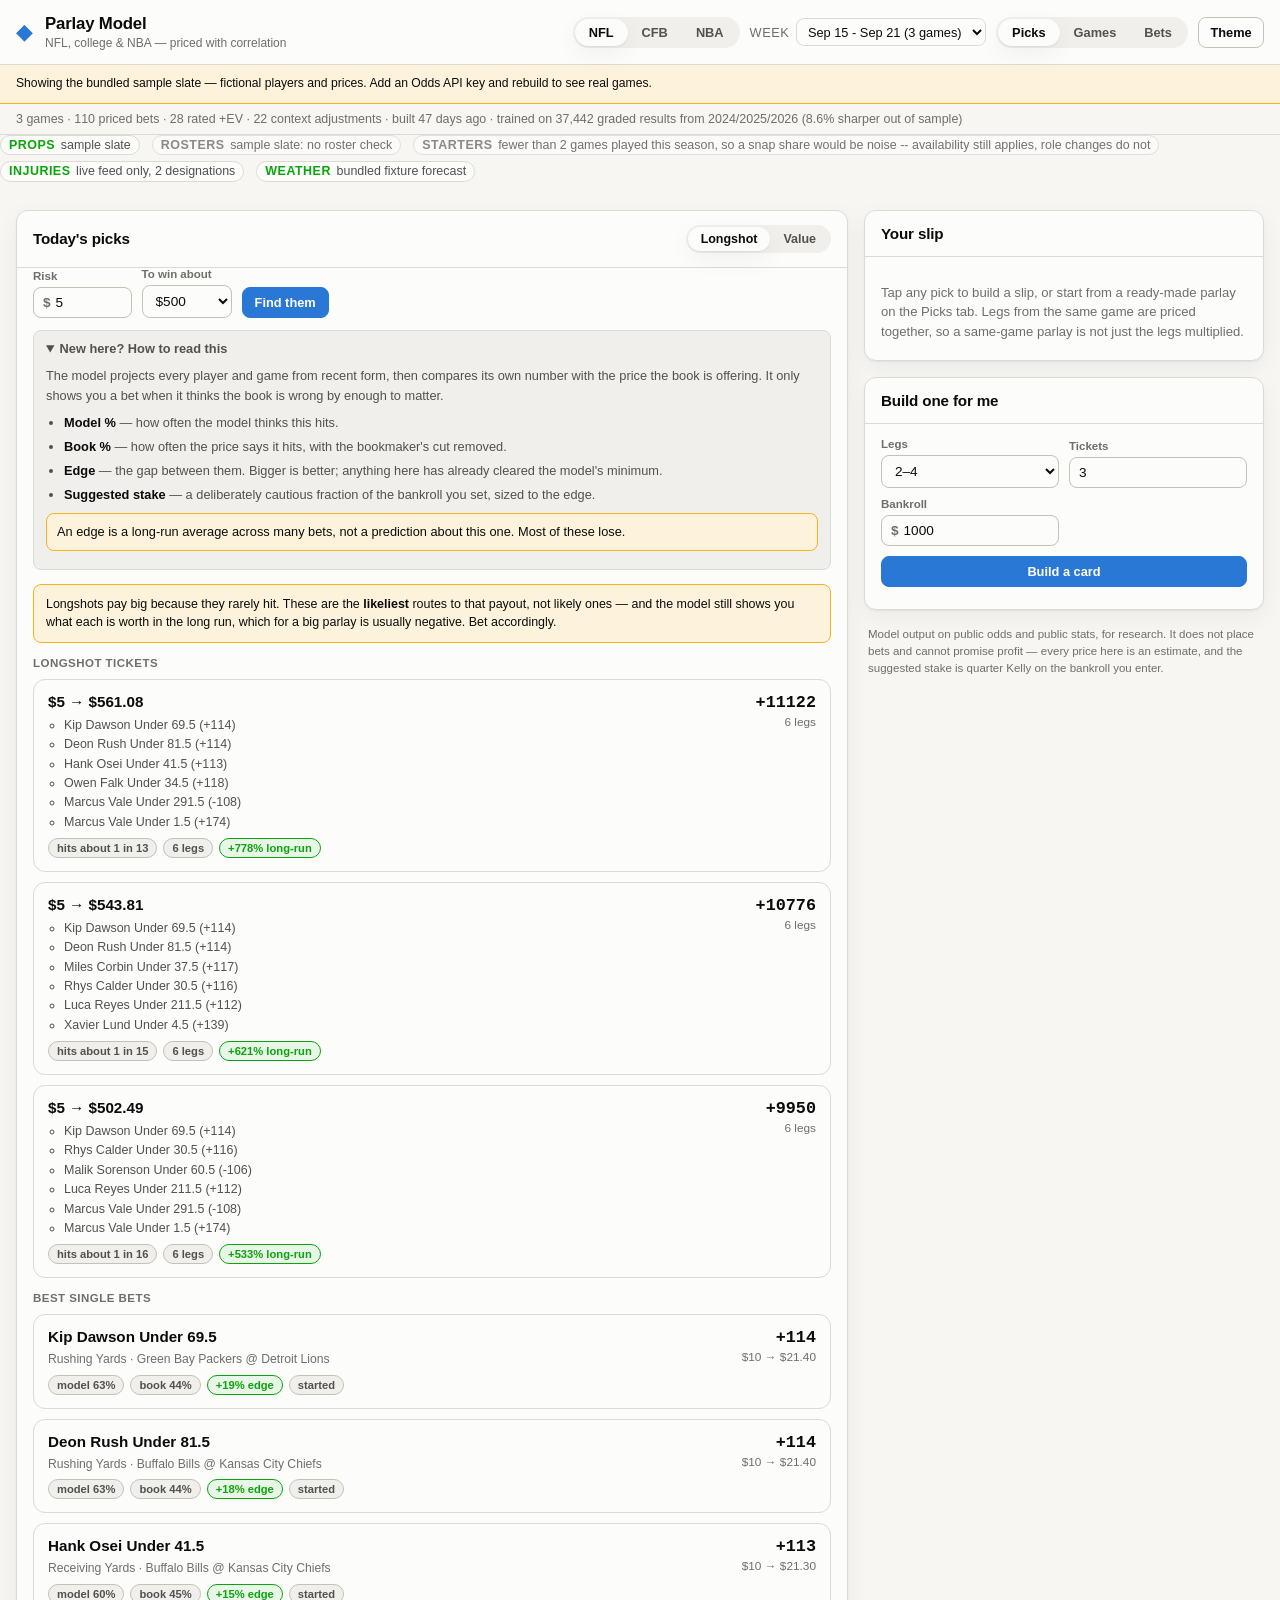
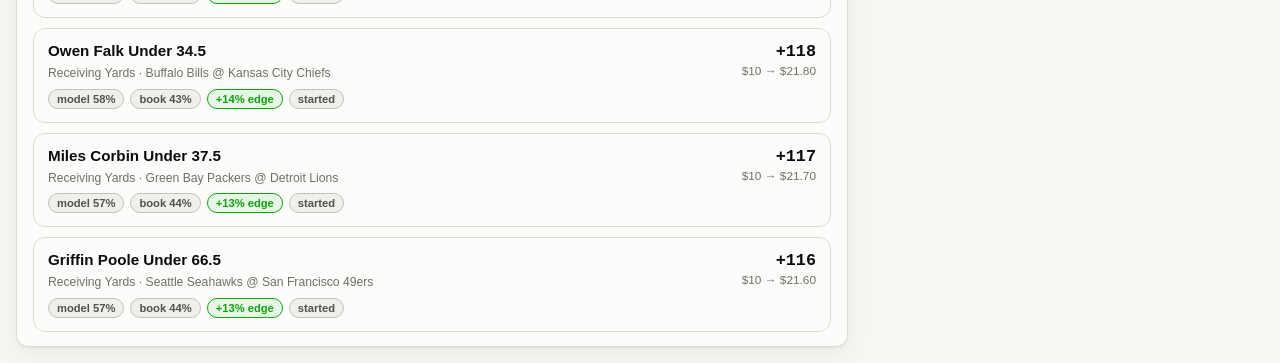
<file: site/index.html>
<!DOCTYPE html>
<html lang="en">
<head>
<meta charset="utf-8">
<meta name="viewport" content="width=device-width, initial-scale=1">
<title>Parlay Model — NFL, CFB &amp; NBA</title>
<meta name="description" content="Model projections and parlay pricing for NFL and NBA slates.">
<link rel="icon" href="data:image/svg+xml,%3Csvg xmlns='http://www.w3.org/2000/svg' viewBox='0 0 32 32'%3E%3Ctext y='26' font-size='26'%3E%E2%97%86%3C/text%3E%3C/svg%3E">
<link rel="stylesheet" href="styles.css">
</head>
<body>
<header class="topbar">
  <div class="brand">
    <span class="brand-mark" aria-hidden="true">◆</span>
    <div>
      <h1>Parlay Model</h1>
      <p class="brand-sub">NFL, college &amp; NBA — priced with correlation</p>
    </div>
  </div>
  <div class="topbar-controls">
    <div class="segmented" role="group" aria-label="Sport">
      <button type="button" class="seg" data-sport="nfl" aria-pressed="true">NFL</button>
      <button type="button" class="seg" data-sport="ncaaf" aria-pressed="false">CFB</button>
      <button type="button" class="seg" data-sport="nba" aria-pressed="false">NBA</button>
    </div>
    <label class="week-picker" id="week-picker" hidden>
      <span class="week-picker-label">Week</span>
      <select id="week-select" aria-label="Which week to build for"></select>
    </label>
    <div class="tabs" role="tablist">
      <button type="button" class="tab" data-view="picks" role="tab" aria-selected="true">Picks</button>
      <button type="button" class="tab" data-view="games" role="tab" aria-selected="false">Games</button>
      <button type="button" class="tab" data-view="bets" role="tab" aria-selected="false">Bets</button>
    </div>
    <button type="button" id="theme-toggle" class="btn btn-icon" aria-label="Toggle dark mode">Theme</button>
  </div>
</header>

<p id="stale-note" class="stale-note" hidden></p>
<p id="slip-note" class="stale-note" hidden role="status" aria-live="polite"></p>
<p id="status" class="status-line" role="status" aria-live="polite">Loading…</p>
<ul id="model-inputs" class="model-inputs" aria-label="What the model took into account" hidden></ul>

<main class="layout">
  <div>
    <!-- ----------------------------------------------------- today's picks -->
    <section class="panel view" id="view-picks" aria-labelledby="picks-heading">
      <div class="panel-head">
        <h2 id="picks-heading">Today's picks</h2>
        <div class="mode-switch" role="group" aria-label="Pick style">
          <button type="button" class="mode" data-mode="longshot" aria-pressed="true">Longshot</button>
          <button type="button" class="mode" data-mode="value" aria-pressed="false">Value</button>
        </div>
      </div>

      <div id="longshot-controls" class="longshot-controls">
        <label class="field">
          <span>Risk</span>
          <div class="money-input">
            <span class="currency">$</span>
            <input type="number" id="ls-stake" value="5" min="1" step="1" inputmode="decimal">
          </div>
        </label>
        <label class="field">
          <span>To win about</span>
          <select id="ls-target">
            <option value="20">$100</option>
            <option value="100" selected>$500</option>
            <option value="200">$1,000</option>
            <option value="1000">$5,000</option>
            <option value="2000">$10,000</option>
          </select>
        </label>
        <button type="button" id="ls-run" class="btn btn-primary">Find them</button>
      </div>

      <details class="explainer" id="explainer">
        <summary>New here? How to read this</summary>
        <div class="explainer-body">
          <p>
            The model projects every player and game from recent form, then
            compares its own number with the price the book is offering. It only
            shows you a bet when it thinks the book is wrong by enough to matter.
          </p>
          <ul>
            <li><b>Model %</b> — how often the model thinks this hits.</li>
            <li><b>Book %</b> — how often the price says it hits, with the
              bookmaker's cut removed.</li>
            <li><b>Edge</b> — the gap between them. Bigger is better; anything
              here has already cleared the model's minimum.</li>
            <li><b>Suggested stake</b> — a deliberately cautious fraction of the
              bankroll you set, sized to the edge.</li>
          </ul>
          <p class="explainer-warn">
            An edge is a long-run average across many bets, not a prediction
            about this one. Most of these lose.
          </p>
        </div>
      </details>

      <p id="longshot-note" class="longshot-note">
        Longshots pay big because they rarely hit. These are the
        <b>likeliest</b> routes to that payout, not likely ones &mdash; and the
        model still shows you what each is worth in the long run, which for a
        big parlay is usually negative. Bet accordingly.
      </p>

      <div id="picks-parlays" class="picks-block">
        <h3 class="picks-title" id="picks-parlays-title">Ready-made parlays</h3>
        <ul id="picks-tickets" class="picks-list"></ul>
      </div>

      <div class="picks-block">
        <h3 class="picks-title">Best single bets</h3>
        <ul id="picks-singles" class="picks-list"></ul>
      </div>
    </section>

    <!-- ------------------------------------------------ game predictions -->
    <section class="panel view" id="view-games" aria-labelledby="games-heading">
      <div class="panel-head">
        <h2 id="games-heading">Model predictions</h2>
        <span id="games-count" class="count"></span>
      </div>
      <div id="game-grid" class="game-grid"></div>
    </section>

    <!-- ------------------------------------------------------ bet browser -->
    <section class="panel view" id="view-bets" hidden aria-labelledby="bets-heading">
      <div class="panel-head">
        <h2 id="bets-heading">Available bets</h2>
        <span id="legs-count" class="count"></span>
      </div>
      <div class="filters">
        <label class="field">
          <span>Search</span>
          <input type="search" id="filter-search" placeholder="Player, team, market…" autocomplete="off">
        </label>
        <label class="field">
          <span>Game</span>
          <select id="filter-game"><option value="">All games</option></select>
        </label>
        <label class="field">
          <span>Market</span>
          <select id="filter-market"><option value="">All markets</option></select>
        </label>
        <label class="field">
          <span>Sort by</span>
          <select id="filter-sort">
            <option value="ev">Best EV</option>
            <option value="edge">Biggest edge</option>
            <option value="prob">Most likely</option>
            <option value="odds">Longest odds</option>
          </select>
        </label>
        <label class="switch">
          <input type="checkbox" id="filter-edges" checked>
          <span>Only bets the model rates as +EV</span>
        </label>
      </div>
      <ul id="leg-list" class="leg-list"></ul>
      <p id="legs-empty" class="empty" hidden>No bets match these filters.</p>
    </section>
  </div>

  <!-- ------------------------------------------------------------- slip -->
  <aside class="slip-column">
    <section class="panel slip-panel" aria-labelledby="slip-heading">
      <div class="panel-head">
        <h2 id="slip-heading">Your slip</h2>
        <button type="button" id="clear-slip" class="btn btn-ghost btn-sm" hidden>Clear</button>
      </div>

      <ol id="slip-legs" class="slip-legs"></ol>
      <p id="slip-empty" class="empty">
        Tap any pick to build a slip, or start from a ready-made parlay on the
        Picks tab. Legs from the same game are priced together, so a same-game
        parlay is not just the legs multiplied.
      </p>

      <div id="slip-body" hidden>
        <div class="stake-row">
          <label class="field stake-field">
            <span>If you put in</span>
            <div class="money-input">
              <span class="currency">$</span>
              <input type="number" id="stake" value="25" min="0" step="1" inputmode="decimal">
            </div>
          </label>
          <div class="stake-presets" role="group" aria-label="Quick stakes">
            <button type="button" class="chip" data-stake="5">$5</button>
            <button type="button" class="chip" data-stake="10">$10</button>
            <button type="button" class="chip" data-stake="25">$25</button>
            <button type="button" class="chip" data-stake="50">$50</button>
            <button type="button" class="chip" data-stake="100">$100</button>
          </div>
        </div>

        <div class="hero">
          <p class="hero-label">You'd collect</p>
          <p id="hero-payout" class="hero-figure">$0</p>
          <p id="hero-detail" class="hero-detail"></p>
        </div>

        <div class="tiles">
          <div class="tile">
            <p class="tile-label">Parlay price</p>
            <p id="tile-odds" class="tile-value">—</p>
            <p id="tile-odds-sub" class="tile-sub"></p>
          </div>
          <div class="tile">
            <p class="tile-label">Profit if it wins</p>
            <p id="tile-profit" class="tile-value">—</p>
            <p id="tile-profit-sub" class="tile-sub"></p>
          </div>
          <div class="tile">
            <p class="tile-label">Expected value</p>
            <p id="tile-ev" class="tile-value">—</p>
            <p id="tile-ev-sub" class="tile-sub"></p>
          </div>
          <div class="tile">
            <p class="tile-label">Suggested stake</p>
            <p id="tile-kelly" class="tile-value">—</p>
            <p id="tile-kelly-sub" class="tile-sub"></p>
          </div>
        </div>

        <div class="prob-block">
          <div class="prob-head">
            <h3>Chance it cashes</h3>
            <span id="prob-edge" class="badge"></span>
          </div>
          <div class="prob-row">
            <span class="prob-name"><i class="swatch swatch-model" aria-hidden="true"></i>Model</span>
            <div class="track"><div id="bar-model" class="fill fill-model"></div></div>
            <span id="prob-model" class="prob-value">—</span>
          </div>
          <div class="prob-row">
            <span class="prob-name"><i class="swatch swatch-market" aria-hidden="true"></i>Market</span>
            <div class="track"><div id="bar-market" class="fill fill-market"></div></div>
            <span id="prob-market" class="prob-value">—</span>
          </div>
          <p id="prob-note" class="prob-note"></p>
        </div>

        <ul id="advisories" class="advisories"></ul>

        <details class="detail-block" id="payout-block">
          <summary>What other stakes pay</summary>
          <table class="payout-table">
            <thead>
              <tr><th scope="col">Stake</th><th scope="col">Profit</th><th scope="col">Collect</th><th scope="col">EV</th></tr>
            </thead>
            <tbody id="payout-rows"></tbody>
          </table>
        </details>

        <details class="detail-block" id="corr-block">
          <summary>How the legs interact</summary>
          <ul id="corr-list" class="corr-list"></ul>
        </details>

        <details class="detail-block" id="why-block">
          <summary>Why the model disagrees with the line</summary>
          <ul id="why-list" class="why-list"></ul>
        </details>
      </div>
    </section>

    <section class="panel build-panel" aria-labelledby="build-heading">
      <div class="panel-head"><h2 id="build-heading">Build one for me</h2></div>
      <div class="build-controls">
        <label class="field">
          <span>Legs</span>
          <select id="build-legs">
            <option value="">2–4</option>
            <option value="2">2</option>
            <option value="3">3</option>
            <option value="4">4</option>
          </select>
        </label>
        <label class="field">
          <span>Tickets</span>
          <input type="number" id="build-tickets" value="3" min="1" max="10">
        </label>
        <label class="field">
          <span>Bankroll</span>
          <div class="money-input">
            <span class="currency">$</span>
            <input type="number" id="build-bankroll" value="1000" min="1" step="50">
          </div>
        </label>
        <button type="button" id="build-run" class="btn btn-primary">Build a card</button>
      </div>
      <ul id="build-results" class="build-results"></ul>
    </section>

    <p class="disclaimer">
      Model output on public odds and public stats, for research. It does not
      place bets and cannot promise profit — every price here is an estimate,
      and the suggested stake is quarter Kelly on the bankroll you enter.
    </p>
  </aside>
</main>

<!-- Phone-sized screens put the slip below the fold, so the running total
     follows you down the page and opens the slip when tapped. -->
<button type="button" id="mini-slip" class="mini-slip" hidden>
  <span class="mini-slip-left">
    <span id="mini-count" class="mini-count">0</span>
    <span class="mini-label">in your slip</span>
  </span>
  <span class="mini-slip-right">
    <span id="mini-odds" class="mini-odds"></span>
    <span id="mini-payout" class="mini-payout"></span>
  </span>
</button>

<script src="data.js"></script>
<script src="engine.js"></script>
<script src="app.js"></script>
</body>
</html>
</file>
<file: site/styles.css>
/* Parlay Crafter UI.
   Colour roles follow the validated reference palette: categorical slot 1 (blue)
   for the model, neutral ink for the market, and the fixed status palette for
   good/warning/critical states. Status colour is never the only signal -- every
   badge carries a number or a word too. */

:root {
  color-scheme: light;
  --surface-0: #f7f6f3;
  --surface-1: #fcfcfb;
  --surface-2: #f0efec;
  --border: #dcdad3;
  --border-strong: #c3c2b7;
  --text-primary: #0b0b0b;
  --text-secondary: #52514e;
  --text-muted: #6f6e69;

  --model: #2a78d6;          /* categorical slot 1 */
  --model-track: #cde2fb;    /* same ramp, light step */
  --market: #6f6e69;         /* neutral ink, not a series hue */
  --market-track: #e4e3de;

  --good: #0ca30c;
  --warning: #fab219;
  --serious: #ec835a;
  --critical: #d03b3b;
  --good-soft: #e8f6e8;
  --warning-soft: #fdf3dc;
  --critical-soft: #fae9e9;

  --radius: 12px;
  --radius-sm: 8px;
  --shadow: 0 1px 2px rgba(11, 11, 11, .06), 0 8px 24px rgba(11, 11, 11, .05);
  --sans: ui-sans-serif, -apple-system, "Segoe UI", Roboto, Helvetica, Arial, sans-serif;
  --mono: ui-monospace, SFMono-Regular, Menlo, Consolas, monospace;
}

@media (prefers-color-scheme: dark) {
  :root:not([data-theme="light"]) {
    color-scheme: dark;
    --surface-0: #121211;
    --surface-1: #1a1a19;
    --surface-2: #232322;
    --border: #35342f;
    --border-strong: #4a4943;
    --text-primary: #ffffff;
    --text-secondary: #c3c2b7;
    --text-muted: #9b9a91;

    --model: #3987e5;
    --model-track: #184f95;
    --market: #9b9a91;
    --market-track: #383835;

    --good-soft: #132913;
    --warning-soft: #2e2512;
    --critical-soft: #2e1717;
    --shadow: 0 1px 2px rgba(0, 0, 0, .4), 0 8px 24px rgba(0, 0, 0, .35);
  }
}

:root[data-theme="dark"] {
  color-scheme: dark;
  --surface-0: #121211;
  --surface-1: #1a1a19;
  --surface-2: #232322;
  --border: #35342f;
  --border-strong: #4a4943;
  --text-primary: #ffffff;
  --text-secondary: #c3c2b7;
  --text-muted: #9b9a91;

  --model: #3987e5;
  --model-track: #184f95;
  --market: #9b9a91;
  --market-track: #383835;

  --good-soft: #132913;
  --warning-soft: #2e2512;
  --critical-soft: #2e1717;
  --shadow: 0 1px 2px rgba(0, 0, 0, .4), 0 8px 24px rgba(0, 0, 0, .35);
}

* { box-sizing: border-box; }

body {
  margin: 0;
  font-family: var(--sans);
  background: var(--surface-0);
  color: var(--text-primary);
  -webkit-font-smoothing: antialiased;
}

h1, h2, h3 { margin: 0; font-weight: 600; letter-spacing: -.01em; }
h1 { font-size: 1.05rem; }
h2 { font-size: .95rem; }
h3 { font-size: .85rem; }

/* ------------------------------------------------------------- topbar */
.topbar {
  display: flex; align-items: center; justify-content: space-between;
  gap: 16px; flex-wrap: wrap;
  padding: 14px 16px;
  background: var(--surface-1);
  border-bottom: 1px solid var(--border);
  position: sticky; top: 0; z-index: 20;
}
.brand { display: flex; align-items: center; gap: 12px; }
.brand-mark { color: var(--model); font-size: 1.4rem; line-height: 1; }
.brand-sub { margin: 2px 0 0; font-size: .75rem; color: var(--text-muted); }
.topbar-controls { display: flex; align-items: center; gap: 10px; flex-wrap: wrap; }

.segmented { display: inline-flex; background: var(--surface-2); border-radius: 999px; padding: 2px; }
.seg {
  border: 0; background: transparent; color: var(--text-secondary);
  font: inherit; font-size: .8rem; font-weight: 600;
  padding: 6px 14px; border-radius: 999px; cursor: pointer;
}
.seg[aria-pressed="true"] { background: var(--surface-1); color: var(--text-primary); box-shadow: var(--shadow); }

.btn {
  font: inherit; font-size: .8rem; font-weight: 600;
  border-radius: var(--radius-sm); border: 1px solid var(--border-strong);
  background: var(--surface-1); color: var(--text-primary);
  padding: 7px 12px; cursor: pointer;
}
.btn:hover { border-color: var(--model); }
.btn:disabled { opacity: .55; cursor: progress; }
.btn-primary { background: var(--model); border-color: var(--model); color: #fff; }
.btn-primary:hover { filter: brightness(1.06); }
.btn-ghost { background: transparent; border-color: var(--border); color: var(--text-secondary); }
.btn-icon { padding: 7px 11px; min-width: 66px; }
.btn-sm { padding: 4px 9px; font-size: .75rem; }

.badge {
  display: inline-flex; align-items: center; gap: 5px;
  font-size: .72rem; font-weight: 600;
  padding: 4px 9px; border-radius: 999px;
  border: 1px solid var(--border-strong); color: var(--text-secondary);
  white-space: nowrap;
}
.badge-muted { background: var(--surface-2); }
.badge-good { color: var(--good); border-color: var(--good); background: var(--good-soft); }
.badge-warn { color: var(--text-primary); border-color: var(--warning); background: var(--warning-soft); }
.badge-bad { color: var(--critical); border-color: var(--critical); background: var(--critical-soft); }

.status-line {
  margin: 0; padding: 8px 16px;
  font-size: .78rem; color: var(--text-muted);
  background: var(--surface-0);
  border-bottom: 1px solid var(--border);
}

/* ------------------------------------------------------------- layout */
.layout {
  display: grid; grid-template-columns: minmax(0, 1fr) 400px;
  gap: 16px; align-items: start;
  padding: 16px; max-width: 1400px; margin: 0 auto;
}
.panel {
  background: var(--surface-1); border: 1px solid var(--border);
  border-radius: var(--radius); box-shadow: var(--shadow);
}
.panel-head {
  display: flex; align-items: center; justify-content: space-between; gap: 10px;
  padding: 14px 16px; border-bottom: 1px solid var(--border);
}
.count { font-size: .75rem; color: var(--text-muted); }
.slip-column { display: flex; flex-direction: column; gap: 16px; position: sticky; top: 74px; }

/* ------------------------------------------------------------ filters */
.filters {
  display: grid; grid-template-columns: repeat(auto-fit, minmax(150px, 1fr));
  gap: 10px; padding: 14px 16px; border-bottom: 1px solid var(--border);
}
.field { display: flex; flex-direction: column; gap: 5px; font-size: .72rem; color: var(--text-muted); font-weight: 600; }
.field input, .field select {
  font: inherit; font-size: .85rem; font-weight: 400; color: var(--text-primary);
  background: var(--surface-1); border: 1px solid var(--border-strong);
  border-radius: var(--radius-sm); padding: 7px 9px; min-width: 0;
}
.field input:focus-visible, .field select:focus-visible,
.btn:focus-visible, .seg:focus-visible, .chip:focus-visible, .leg:focus-visible {
  outline: 2px solid var(--model); outline-offset: 2px;
}
.switch { display: flex; align-items: center; gap: 8px; font-size: .78rem; color: var(--text-secondary); grid-column: 1 / -1; }
.switch input { width: 16px; height: 16px; accent-color: var(--model); }

/* ---------------------------------------------------------- leg list */
.leg-list { list-style: none; margin: 0; padding: 6px; max-height: 62vh; overflow-y: auto; }
.leg {
  display: grid; grid-template-columns: 1fr auto; gap: 4px 12px;
  width: 100%; text-align: left;
  padding: 10px 12px; border: 1px solid transparent; border-radius: var(--radius-sm);
  background: transparent; color: inherit; font: inherit; cursor: pointer;
}
.leg:hover { background: var(--surface-2); }
.leg[aria-pressed="true"] { border-color: var(--model); background: color-mix(in oklab, var(--model) 8%, var(--surface-1)); }
.leg-main { grid-column: 1; grid-row: 1; display: flex; align-items: baseline; gap: 8px; flex-wrap: wrap; }
.leg-name { font-weight: 600; font-size: .88rem; }
.leg-bet { font-size: .85rem; color: var(--text-secondary); }
.leg-meta {
  grid-column: 1; grid-row: 2;
  font-size: .72rem; color: var(--text-muted);
  display: flex; gap: 10px; flex-wrap: wrap;
}
.leg-right {
  grid-column: 2; grid-row: 1 / span 2;
  display: flex; flex-direction: column; align-items: flex-end; gap: 4px;
}
.leg-odds { font-family: var(--mono); font-size: .9rem; font-weight: 600; }
.leg-ev { font-size: .72rem; font-weight: 600; }
.ev-good { color: var(--good); }
.ev-flat { color: var(--text-muted); }
.ev-bad { color: var(--critical); }
.empty { margin: 0; padding: 18px 16px; font-size: .82rem; color: var(--text-muted); line-height: 1.5; }

/* -------------------------------------------------------------- slip */
.slip-legs { list-style: none; margin: 0; padding: 8px 8px 0; }
.slip-leg {
  display: flex; align-items: flex-start; gap: 8px;
  padding: 8px 10px; border-radius: var(--radius-sm); background: var(--surface-2);
  margin-bottom: 6px;
}
.slip-leg-body { flex: 1; min-width: 0; }
.slip-leg-name { display: block; font-size: .84rem; font-weight: 600; }
.slip-leg-sub { display: block; margin-top: 2px; font-size: .72rem; color: var(--text-muted); line-height: 1.35; }
.slip-leg-odds { font-family: var(--mono); font-size: .82rem; font-weight: 600; }
.remove {
  border: 0; background: transparent; color: var(--text-muted);
  font: inherit; font-size: 1rem; line-height: 1; cursor: pointer; padding: 2px 4px;
}
.remove:hover { color: var(--critical); }

.stake-row { display: flex; align-items: flex-end; gap: 12px; flex-wrap: wrap; padding: 12px 16px 0; }
.stake-field { flex: 0 0 132px; }
.money-input { display: flex; align-items: center; border: 1px solid var(--border-strong); border-radius: var(--radius-sm); background: var(--surface-1); }
.money-input .currency { padding: 0 2px 0 9px; color: var(--text-muted); font-size: .85rem; }
.money-input input { border: 0; background: transparent; padding: 7px 9px 7px 3px; width: 100%; }
.stake-presets { display: flex; gap: 6px; flex-wrap: wrap; }
.chip {
  font: inherit; font-size: .75rem; font-weight: 600;
  border: 1px solid var(--border); background: var(--surface-1); color: var(--text-secondary);
  border-radius: 999px; padding: 5px 10px; cursor: pointer;
}
.chip:hover { border-color: var(--model); color: var(--text-primary); }

.hero { padding: 14px 16px 4px; }
.hero-label { margin: 0; font-size: .75rem; color: var(--text-muted); font-weight: 600; }
.hero-figure { margin: 2px 0 0; font-size: 3rem; font-weight: 600; line-height: 1.05; letter-spacing: -.02em; }
.hero-detail { margin: 4px 0 0; font-size: .8rem; color: var(--text-secondary); }

.tiles { display: grid; grid-template-columns: 1fr 1fr; gap: 1px; background: var(--border); margin: 14px 0 0; }
.tile { background: var(--surface-1); padding: 11px 16px; }
.tile-label { margin: 0; font-size: .7rem; color: var(--text-muted); font-weight: 600; }
.tile-value { margin: 3px 0 0; font-size: 1.15rem; font-weight: 600; }
.tile-sub { margin: 2px 0 0; font-size: .7rem; color: var(--text-muted); }

.prob-block { padding: 14px 16px; border-top: 1px solid var(--border); }
.prob-head { display: flex; align-items: center; justify-content: space-between; gap: 10px; margin-bottom: 10px; }
.prob-row { display: grid; grid-template-columns: 74px 1fr 52px; align-items: center; gap: 10px; margin-bottom: 7px; }
.prob-name { font-size: .76rem; color: var(--text-secondary); display: flex; align-items: center; gap: 6px; }
.swatch { width: 9px; height: 9px; border-radius: 2px; display: inline-block; }
.swatch-model { background: var(--model); }
.swatch-market { background: var(--market); }
.track { height: 8px; border-radius: 4px; background: var(--market-track); overflow: hidden; }
.fill { height: 100%; border-radius: 4px; width: 0; transition: width .18s ease-out; }
.fill-model { background: var(--model); }
.fill-market { background: var(--market); }
.prob-value { font-family: var(--mono); font-size: .8rem; font-weight: 600; text-align: right; }
.prob-note { margin: 8px 0 0; font-size: .74rem; color: var(--text-muted); line-height: 1.45; }

.advisories { list-style: none; margin: 0; padding: 0 16px 4px; }
.advisory {
  display: flex; gap: 8px; align-items: flex-start;
  font-size: .76rem; line-height: 1.4;
  padding: 8px 10px; border-radius: var(--radius-sm); margin-bottom: 6px;
  border: 1px solid var(--border);
}
.advisory-warn { background: var(--warning-soft); border-color: var(--warning); }
.advisory-block { background: var(--critical-soft); border-color: var(--critical); }
.advisory-info { background: var(--surface-2); }
.advisory-icon { font-weight: 700; }

.detail-block { border-top: 1px solid var(--border); padding: 10px 16px; }
.detail-block summary { font-size: .78rem; font-weight: 600; color: var(--text-secondary); cursor: pointer; }
.detail-block[open] summary { margin-bottom: 8px; }

.payout-table { width: 100%; border-collapse: collapse; font-size: .78rem; font-variant-numeric: tabular-nums; }
.payout-table th, .payout-table td { text-align: right; padding: 5px 4px; }
.payout-table th:first-child, .payout-table td:first-child { text-align: left; }
.payout-table thead th { font-size: .68rem; color: var(--text-muted); border-bottom: 1px solid var(--border); font-weight: 600; }
.payout-table tbody tr.is-current { background: var(--surface-2); font-weight: 600; }

.corr-list, .why-list { list-style: none; margin: 0; padding: 0; font-size: .76rem; color: var(--text-secondary); }
.corr-list li, .why-list li { padding: 4px 0; line-height: 1.45; border-bottom: 1px solid var(--surface-2); }
.corr-list li:last-child, .why-list li:last-child { border-bottom: 0; }
.corr-value { font-family: var(--mono); font-weight: 600; }
.corr-pos { color: var(--good); }
.corr-neg { color: var(--critical); }

/* ------------------------------------------------------- auto build */
.build-controls { display: grid; grid-template-columns: 1fr 1fr; gap: 10px; padding: 14px 16px; align-items: end; }
.build-controls .btn-primary { grid-column: 1 / -1; }
.build-results { list-style: none; margin: 0; padding: 0 8px 8px; }
.build-ticket { padding: 10px 12px; border: 1px solid var(--border); border-radius: var(--radius-sm); margin-bottom: 8px; }
.build-ticket-head { display: flex; align-items: baseline; justify-content: space-between; gap: 8px; }
.build-ticket-type { font-size: .78rem; font-weight: 600; }
.build-ticket-odds { font-family: var(--mono); font-size: .85rem; font-weight: 600; }
.build-ticket-legs { margin: 6px 0 8px; padding-left: 16px; font-size: .74rem; color: var(--text-secondary); line-height: 1.5; }
.build-ticket-foot { display: flex; align-items: center; justify-content: space-between; gap: 8px; font-size: .72rem; color: var(--text-muted); }

.disclaimer { margin: 0 4px 24px; font-size: .72rem; line-height: 1.5; color: var(--text-muted); }

@media (max-width: 1000px) {
  .layout { grid-template-columns: minmax(0, 1fr); }
  .slip-column { position: static; }
  .leg-list { max-height: none; }
}
@media (max-width: 560px) {
  .layout { padding: 12px; gap: 12px; }
  .topbar { padding: 12px; }
  .hero-figure { font-size: 2.4rem; }
  .tiles { grid-template-columns: 1fr; }
}

/* ---------------------------------------------------- static-site additions */
.tabs { display: inline-flex; background: var(--surface-2); border-radius: 999px; padding: 2px; }
.tab {
  border: 0; background: transparent; color: var(--text-secondary);
  font: inherit; font-size: .8rem; font-weight: 600;
  padding: 6px 14px; border-radius: 999px; cursor: pointer;
}
.tab[aria-selected="true"] { background: var(--surface-1); color: var(--text-primary); box-shadow: var(--shadow); }

.game-grid {
  display: grid; grid-template-columns: repeat(auto-fill, minmax(320px, 1fr));
  gap: 12px; padding: 14px 16px;
}
.game-card { border: 1px solid var(--border); border-radius: var(--radius); padding: 14px; }
.game-card-head { display: flex; align-items: baseline; justify-content: space-between; gap: 10px; }
.game-teams { font-size: .92rem; font-weight: 600; }
.game-time { font-size: .7rem; color: var(--text-muted); white-space: nowrap; }
.score-line {
  display: flex; align-items: baseline; gap: 8px;
  margin: 10px 0 2px; font-size: 1.6rem; font-weight: 600; letter-spacing: -.02em;
}
.score-line .versus { font-size: .8rem; color: var(--text-muted); font-weight: 400; }
.score-note { margin: 0 0 10px; font-size: .72rem; color: var(--text-muted); }
.compare { display: grid; grid-template-columns: 1fr auto auto; gap: 4px 12px; font-size: .76rem; }
.compare-head { font-size: .66rem; color: var(--text-muted); font-weight: 600; text-transform: uppercase; letter-spacing: .04em; }
.compare-value { font-variant-numeric: tabular-nums; text-align: right; }
.compare-model { color: var(--model); font-weight: 600; }
.game-script {
  margin: 10px 0 0; padding-top: 10px; border-top: 1px solid var(--surface-2);
  font-size: .74rem; color: var(--text-secondary); line-height: 1.45;
}
.game-actions { margin-top: 10px; }

.freshness { font-size: .72rem; color: var(--text-muted); }
.freshness[data-stale="true"] { color: var(--text-primary); }
.stale-note {
  margin: 0; padding: 10px 16px; font-size: .76rem; line-height: 1.45;
  background: var(--warning-soft); border-bottom: 1px solid var(--warning);
}
.view[hidden] { display: none; }

/* ------------------------------------------------------- today's picks */
.explainer {
  margin: 0 16px 14px; padding: 10px 12px;
  border: 1px solid var(--border); border-radius: var(--radius-sm);
  background: var(--surface-2);
}
.explainer summary { font-size: .8rem; font-weight: 600; color: var(--text-secondary); cursor: pointer; }
.explainer-body { margin-top: 10px; font-size: .8rem; line-height: 1.55; color: var(--text-secondary); }
.explainer-body p { margin: 0 0 8px; }
.explainer-body ul { margin: 0 0 8px; padding-left: 18px; }
.explainer-body li { margin-bottom: 4px; }
.explainer-body b { color: var(--text-primary); }
.explainer-warn {
  margin: 0; padding: 8px 10px; border-radius: var(--radius-sm);
  background: var(--warning-soft); border: 1px solid var(--warning);
  color: var(--text-primary);
}

.picks-block { padding: 0 16px 14px; }
.picks-title {
  margin: 0 0 10px; font-size: .72rem; font-weight: 600; letter-spacing: .04em;
  text-transform: uppercase; color: var(--text-muted);
}
.picks-list { list-style: none; margin: 0; padding: 0; display: grid; gap: 10px; }

.pick {
  display: grid; grid-template-columns: 1fr auto; gap: 6px 14px; align-items: start;
  width: 100%; text-align: left; font: inherit; color: inherit;
  padding: 13px 14px; cursor: pointer;
  border: 1px solid var(--border); border-radius: var(--radius); background: var(--surface-1);
}
.pick:hover { border-color: var(--model); background: color-mix(in oklab, var(--model) 4%, var(--surface-1)); }
.pick[aria-pressed="true"] { border-color: var(--model); background: color-mix(in oklab, var(--model) 9%, var(--surface-1)); }
.pick-headline { grid-column: 1; grid-row: 1; font-size: .95rem; font-weight: 600; }
.pick-sub { grid-column: 1; grid-row: 2; font-size: .76rem; color: var(--text-muted); line-height: 1.45; }
.pick-legs {
  grid-column: 1; grid-row: 2;
  margin: 0; padding-left: 16px;
  font-size: .78rem; color: var(--text-secondary); line-height: 1.55;
}
/* Pin the price to the right column; auto-placement would put it first. */
.pick-right {
  grid-column: 2; grid-row: 1 / span 2;
  display: flex; flex-direction: column; align-items: flex-end; gap: 3px;
}
.pick-odds { font-family: var(--mono); font-size: 1.05rem; font-weight: 600; }
.pick-return { font-size: .74rem; color: var(--text-muted); white-space: nowrap; }
.pick-chips { grid-column: 1 / -1; display: flex; gap: 6px; flex-wrap: wrap; }
.pick-chip {
  font-size: .7rem; font-weight: 600; padding: 3px 8px; border-radius: 999px;
  border: 1px solid var(--border-strong); color: var(--text-secondary); background: var(--surface-2);
}
.pick-chip-edge { color: var(--good); border-color: var(--good); background: var(--good-soft); }
.pick-chip-time { font-variant-numeric: tabular-nums; }
.picks-empty { padding: 4px 2px 8px; font-size: .82rem; color: var(--text-muted); line-height: 1.5; }

/* ------------------------------------------------- phone slip summary */
.mini-slip {
  position: fixed; left: 12px; right: 12px; bottom: 12px; z-index: 40;
  display: none; align-items: center; justify-content: space-between; gap: 12px;
  padding: 12px 16px; font: inherit; cursor: pointer;
  border: 0; border-radius: 999px;
  background: var(--model); color: #fff;
  box-shadow: 0 6px 20px rgba(11, 11, 11, .28);
}
.mini-slip-left, .mini-slip-right { display: flex; align-items: center; gap: 8px; }
.mini-slip-right { flex-direction: column; align-items: flex-end; gap: 0; }
.mini-count {
  min-width: 22px; height: 22px; border-radius: 999px;
  background: rgba(255, 255, 255, .22);
  display: inline-flex; align-items: center; justify-content: center;
  font-size: .78rem; font-weight: 700;
}
.mini-label { font-size: .85rem; font-weight: 600; }
.mini-odds { font-family: var(--mono); font-size: .9rem; font-weight: 700; }
.mini-payout { font-size: .72rem; opacity: .9; }

@media (max-width: 1000px) {
  .mini-slip:not([hidden]) { display: flex; }
  /* keep the last card clear of the floating bar */
  .slip-column { padding-bottom: 68px; }
}


/* --------------------------------------------------- value vs longshot */
.mode-switch { display: inline-flex; background: var(--surface-2); border-radius: 999px; padding: 2px; }
.mode {
  border: 0; background: transparent; color: var(--text-secondary);
  font: inherit; font-size: .78rem; font-weight: 600;
  padding: 5px 13px; border-radius: 999px; cursor: pointer;
}
.mode[aria-pressed="true"] { background: var(--surface-1); color: var(--text-primary); box-shadow: var(--shadow); }

.longshot-controls {
  display: flex; gap: 10px; align-items: end; flex-wrap: wrap;
  padding: 0 16px 12px;
}
.longshot-controls .field { flex: 0 0 auto; }
.longshot-controls .money-input input { width: 78px; }
.longshot-note {
  margin: 0 16px 14px; padding: 10px 12px;
  font-size: .78rem; line-height: 1.5; color: var(--text-primary);
  background: var(--warning-soft); border: 1px solid var(--warning);
  border-radius: var(--radius-sm);
}
.pick-chip-cost { color: var(--critical); border-color: var(--critical); background: var(--critical-soft); }
.pick-payout { font-size: .8rem; font-weight: 600; color: var(--good); white-space: nowrap; }

/* Week picker: only shown when the slate actually spans more than one week. */
.week-picker {
  display: inline-flex;
  align-items: center;
  gap: 0.4rem;
  font-size: 0.8rem;
}
.week-picker-label {
  color: var(--text-muted);
  text-transform: uppercase;
  letter-spacing: 0.04em;
}
.week-picker select {
  padding: 0.3rem 0.45rem;
  border: 1px solid var(--border);
  border-radius: 8px;
  background: var(--surface-1);
  color: var(--text-primary);
  font: inherit;
  font-size: 0.8rem;
}

/* A sport with no data in this build. Dimmed but still pressable, because the
   press is how you find out why -- see whySportIsMissing in app.js. */
.seg.seg-empty {
  opacity: 0.45;
  text-decoration: line-through;
  text-decoration-thickness: 1px;
}
.seg.seg-empty:hover {
  opacity: 0.7;
}

/* What the model could see. A missing input is struck through rather than
   omitted: a gap the page hides reads as a gap that does not exist. */
.model-inputs {
  display: flex;
  flex-wrap: wrap;
  gap: 0.35rem 0.75rem;
  margin: 0 0 0.75rem;
  padding: 0;
  list-style: none;
  font-size: 0.78rem;
}
.model-input {
  display: inline-flex;
  align-items: baseline;
  gap: 0.35rem;
  padding: 0.15rem 0.5rem;
  border: 1px solid var(--border);
  border-radius: 999px;
  background: var(--surface-1);
}
.model-input-name {
  text-transform: uppercase;
  letter-spacing: 0.04em;
  font-weight: 600;
}
.model-input.known .model-input-name { color: var(--good); }
.model-input.unknown .model-input-name { color: var(--text-muted); }
.model-input.unknown { opacity: 0.8; }
.model-input-detail { color: var(--text-secondary); }
@media (max-width: 540px) {
  .model-inputs { font-size: 0.72rem; }
}
</file>
